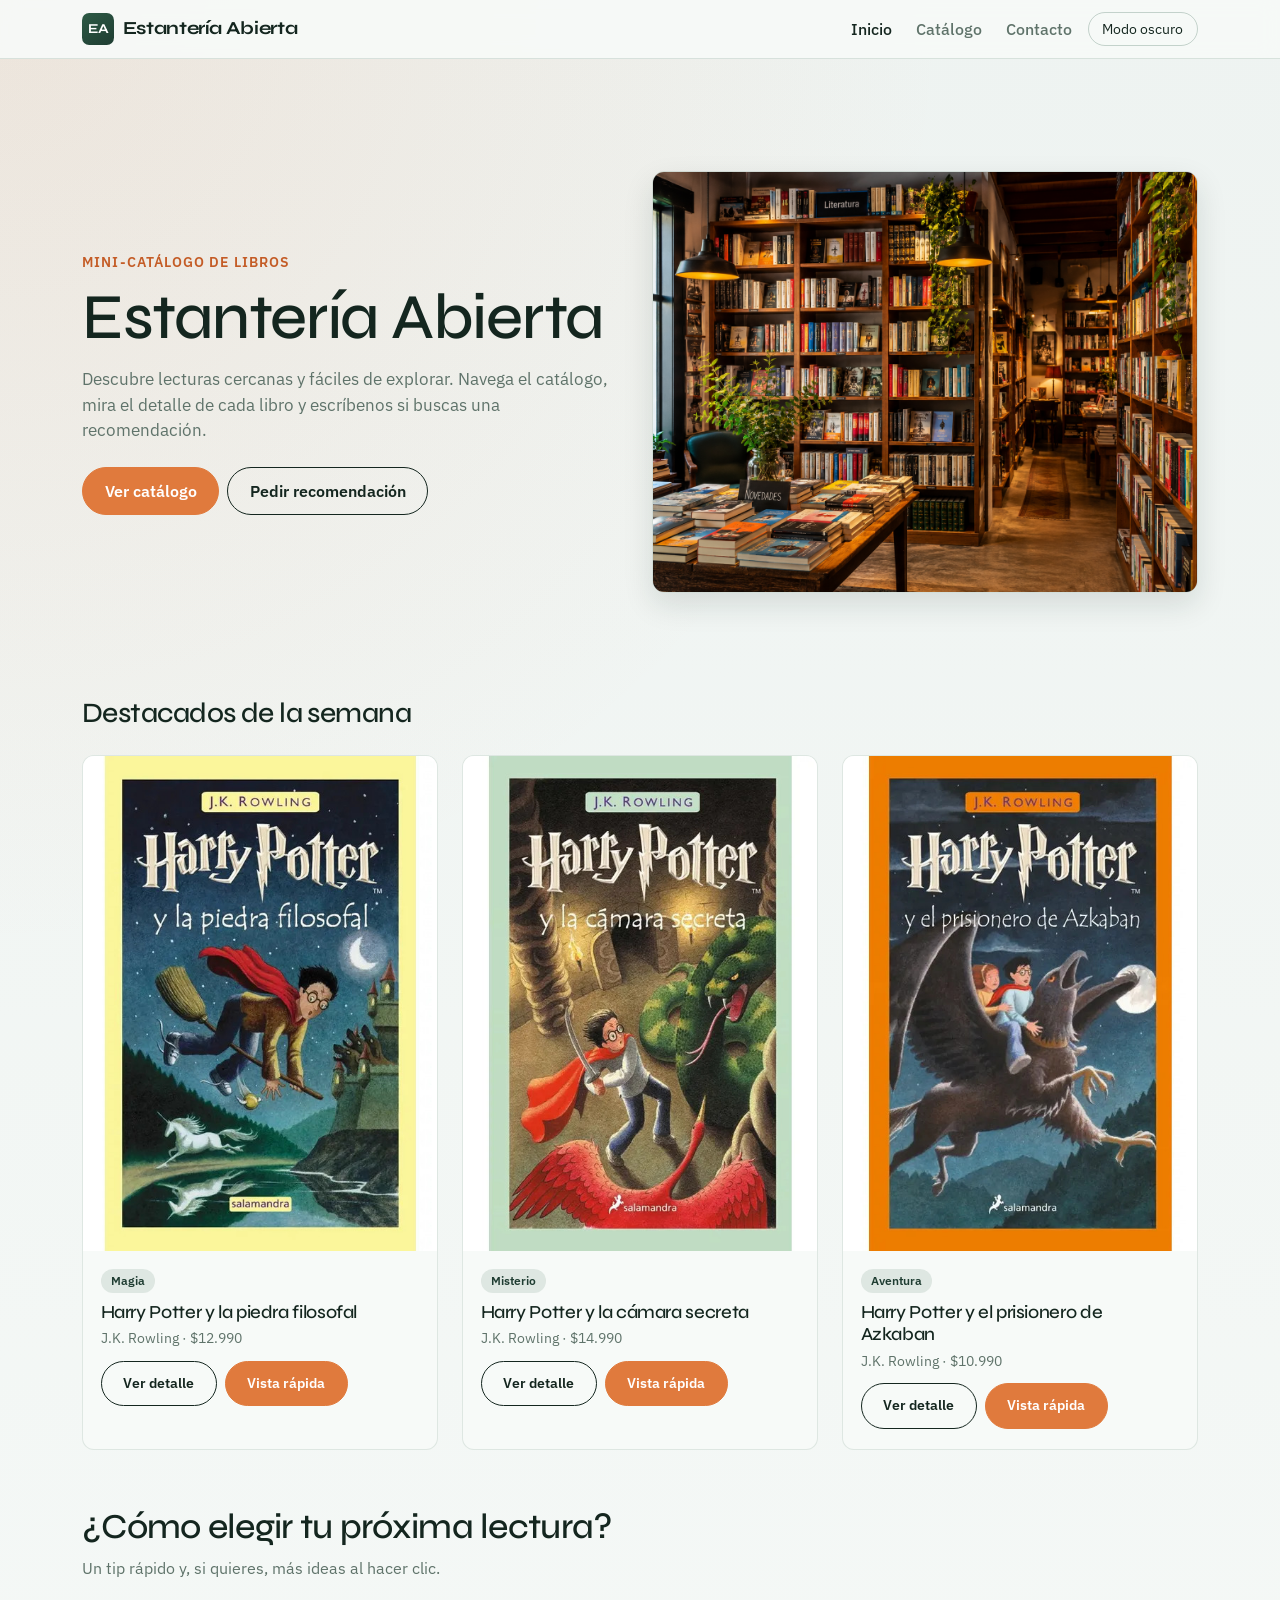
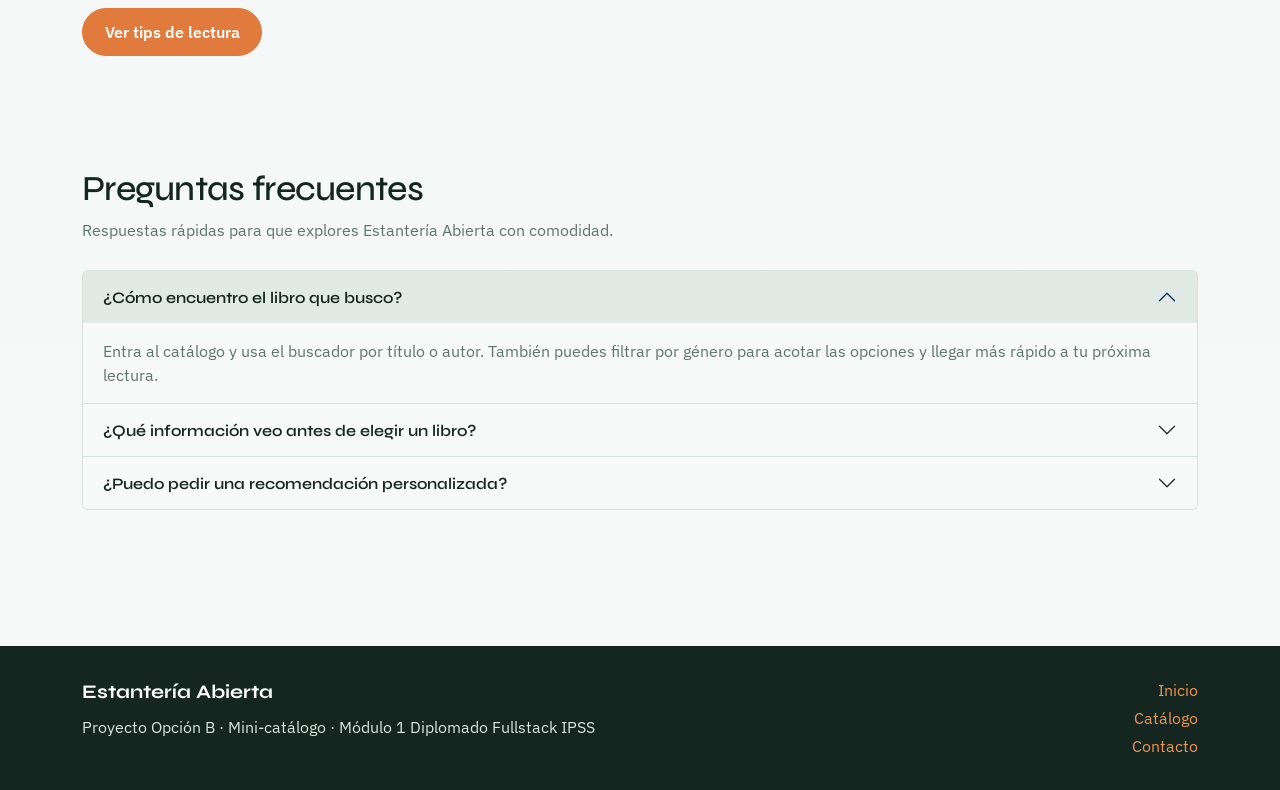
<file: index.html>
<!DOCTYPE html>
<html lang="es">
<head>
  <meta charset="UTF-8">
  <meta name="viewport" content="width=device-width, initial-scale=1.0">
  <title>Catálogo · Estantería Abierta</title>
  <meta name="description" content="Catálogo de libros para el proyecto del diplomado.">

  <link rel="preconnect" href="https://fonts.googleapis.com">
  <link rel="preconnect" href="https://fonts.gstatic.com" crossorigin>
  <link href="https://fonts.googleapis.com/css2?family=IBM+Plex+Sans:wght@400;500;600;700&family=Syne:wght@600;700;800&display=swap" rel="stylesheet">

  <link href="https://cdn.jsdelivr.net/npm/bootstrap@5.3.3/dist/css/bootstrap.min.css" rel="stylesheet" integrity="sha384-QWTKZyjpPEjISv5WaRU9OFeRpok6YctnYmDr5pNlyT2bRjXh0JMhjY6hW+ALEwIH" crossorigin="anonymous">
  <link rel="stylesheet" href="css/custom.css">
</head>
<body>
  <header class="site-header">
    <nav class="navbar navbar-expand-lg" aria-label="Navegación principal">
      <div class="container">
        <a class="navbar-brand" href="index.html">
          <span class="brand-mark" aria-hidden="true">EA</span>
          <span class="brand-name">Estantería Abierta</span>
        </a>

        <button class="navbar-toggler" type="button" data-bs-toggle="collapse" data-bs-target="#menuPrincipal" aria-controls="menuPrincipal" aria-expanded="false" aria-label="Abrir menú">
          <span class="navbar-toggler-icon"></span>
        </button>

        <div class="collapse navbar-collapse" id="menuPrincipal">
          <ul class="navbar-nav ms-auto mb-2 mb-lg-0 align-items-lg-center gap-lg-2">
            <li class="nav-item"><a class="nav-link active" href="index.html">Inicio</a></li>
            <li class="nav-item"><a class="nav-link" aria-current="page" href="listado.html">Catálogo</a></li>
            <!--<li class="nav-item"><a class="nav-link" href="detalle.html?id=1">Detalle</a></li>-->
            <li class="nav-item"><a class="nav-link" href="contacto.html">Contacto</a></li>
            <li class="nav-item">
              <button id="btn-tema" class="btn btn-theme" type="button" aria-pressed="false">Modo oscuro</button>
            </li>
          </ul>
        </div>
      </div>
    </nav>
  </header>

  <main class="py-5">
    <section class="hero">
      <div class="container">
        <div class="row align-items-center g-4">
          <div class="col-lg-6">
            <div class="hero-copy">
              <span class="hero-kicker">Mini-catálogo de libros</span>
              <h1 class="display-heading">Estantería Abierta</h1>
              <p>
                Descubre lecturas cercanas y fáciles de explorar.
                Navega el catálogo, mira el detalle de cada libro y escríbenos si buscas una recomendación.
              </p>
              <div class="d-flex flex-wrap gap-2">
                <a class="btn btn-accent" href="listado.html">Ver catálogo</a>
                <a class="btn btn-outline-ink" href="contacto.html">Pedir recomendación</a>
              </div>
            </div>
          </div>
          <div class="col-lg-6">
            <figure class="hero-visual mb-0">
              <img src="img/hero-libros.jpg" alt="Ilustración de una estantería con libros de distintos colores" width="1200" height="800">
            </figure>
          </div>
        </div>
      </div>
    </section>

    <section class="section" aria-labelledby="destacados-titulo">
      <div class="container">
        <h2 class="h3 mb-4">Destacados de la semana</h2>
        <div class="row g-4" id="grilla-libros">
          <div class="col-sm-6 col-lg-4" data-libro-card data-titulo="Harry Potter y la piedra filosofal" data-autor="J.K. Rowling" data-genero="Magia">
            <article class="card book-card">
              <img class="card-img-top" src="img/hp-la-piedra-filosofal.jpg" alt="Libro la piedra filosofal" width="400" height="560">
              <div class="card-body">
                <span class="genre-badge">Magia</span>
                <h2 class="card-title h5 mt-2">Harry Potter y la piedra filosofal</h2>
                <p class="book-meta">J.K. Rowling · $12.990</p>
                <div class="d-flex flex-wrap gap-2">
                  <a class="btn btn-sm btn-outline-ink" href="detalle.html?id=1">Ver detalle</a>
                  <button class="btn btn-sm btn-accent" type="button" data-bs-toggle="modal" data-bs-target="#modalVistaRapida1">Vista rápida</button>
                </div>
              </div>
            </article>
          </div>

          <div class="col-sm-6 col-lg-4" data-libro-card data-titulo="Harry Potter y la cámara secreta" data-autor="J.K. Rowling" data-genero="Misterio">
            <article class="card book-card">
              <img class="card-img-top" src="img/hp-la-camara-secreta.jpg" alt="Tapa del libro la cámara secreta" width="400" height="560">
              <div class="card-body">
                <span class="genre-badge">Misterio</span>
                <h2 class="card-title h5 mt-2">Harry Potter y la cámara secreta</h2>
                <p class="book-meta">J.K. Rowling · $14.990</p>
                <div class="d-flex flex-wrap gap-2">
                  <a class="btn btn-sm btn-outline-ink" href="detalle.html?id=2">Ver detalle</a>
                  <button class="btn btn-sm btn-accent" type="button" data-bs-toggle="modal" data-bs-target="#modalVistaRapida2">Vista rápida</button>
                </div>
              </div>
            </article>
          </div>

          <div class="col-sm-6 col-lg-4" data-libro-card data-titulo="Harry Potter y el prisionero de Azkaban" data-autor="J.K. Rowling" data-genero="Aventura">
            <article class="card book-card">
              <img class="card-img-top" src="img/hp-el-prisionero-de-azkaban.jpg" alt="Tercer tomo de harry potter" width="400" height="560">
              <div class="card-body">
                <span class="genre-badge">Aventura</span>
                <h2 class="card-title h5 mt-2">Harry Potter y el prisionero de Azkaban</h2>
                <p class="book-meta">J.K. Rowling · $10.990</p>
                <div class="d-flex flex-wrap gap-2">
                  <a class="btn btn-sm btn-outline-ink" href="detalle.html?id=3">Ver detalle</a>
                  <button class="btn btn-sm btn-accent" type="button" data-bs-toggle="modal" data-bs-target="#modalVistaRapida3">Vista rápida</button>
                </div>
              </div>
            </article>
          </div>
        </div>
      </div>
    </section>
    <section class="section pt-0" aria-labelledby="tips-titulo">
      <div class="container">
        <h2 id="tips-titulo" class="section-title">¿Cómo elegir tu próxima lectura?</h2>
        <p class="section-lead">Un tip rápido y, si quieres, más ideas al hacer clic.</p>
        <button id="btn-extra-info" class="btn btn-accent" type="button" aria-expanded="false" aria-controls="extra-info">
          Ver tips de lectura
        </button>
        <aside id="extra-info" class="extra-info" aria-live="polite">
          <h3 class="h5">Tips para no perderte en el catálogo</h3>
          <ul class="mb-0">
            <li>Filtra por género si ya sabes el mood (misterio, viajes, tecnología).</li>
            <li>Lee la sinopsis completa en la página de detalle antes de decidir.</li>
            <li>Si dudas entre dos libros, escríbenos por el formulario de contacto.</li>
          </ul>
        </aside>
      </div>
    </section>

    <section class="section" aria-labelledby="faq-titulo">
      <div class="container">
        <h2 id="faq-titulo" class="section-title">Preguntas frecuentes</h2>
        <p class="section-lead">Respuestas rápidas para que explores Estantería Abierta con comodidad.</p>

        <div class="accordion" id="faqAccordion">
          <div class="accordion-item">
            <h3 class="accordion-header" id="faq1-h">
              <button class="accordion-button" type="button" data-bs-toggle="collapse" data-bs-target="#faq1" aria-expanded="true" aria-controls="faq1">
                ¿Cómo encuentro el libro que busco?
              </button>
            </h3>
            <div id="faq1" class="accordion-collapse collapse show" aria-labelledby="faq1-h" data-bs-parent="#faqAccordion">
              <div class="accordion-body">
                Entra al catálogo y usa el buscador por título o autor. También puedes filtrar por género para acotar las opciones y llegar más rápido a tu próxima lectura.
              </div>
            </div>
          </div>

          <div class="accordion-item">
            <h3 class="accordion-header" id="faq2-h">
              <button class="accordion-button collapsed" type="button" data-bs-toggle="collapse" data-bs-target="#faq2" aria-expanded="false" aria-controls="faq2">
                ¿Qué información veo antes de elegir un libro?
              </button>
            </h3>
            <div id="faq2" class="accordion-collapse collapse" aria-labelledby="faq2-h" data-bs-parent="#faqAccordion">
              <div class="accordion-body">
                Puedes abrir la vista rápida o el detalle completo. Ahí verás portada, género, precio y sinopsis, para decidir con tranquilidad sin salir del sitio.
              </div>
            </div>
          </div>

          <div class="accordion-item">
            <h3 class="accordion-header" id="faq3-h">
              <button class="accordion-button collapsed" type="button" data-bs-toggle="collapse" data-bs-target="#faq3" aria-expanded="false" aria-controls="faq3">
                ¿Puedo pedir una recomendación personalizada?
              </button>
            </h3>
            <div id="faq3" class="accordion-collapse collapse" aria-labelledby="faq3-h" data-bs-parent="#faqAccordion">
              <div class="accordion-body">
                Sí. Usa el formulario de Contacto y cuéntanos qué te gusta leer. Te orientamos con una sugerencia acorde a tus gustos. Además, puedes activar el modo oscuro para una lectura más cómoda en pantalla.
              </div>
            </div>
          </div>
        </div>
      </div>
    </section>
  </main>

  <!-- Modal 1: La piedra filosofal -->
  <div class="modal fade" id="modalVistaRapida1" tabindex="-1" aria-labelledby="modal-titulo-1" aria-hidden="true">
    <div class="modal-dialog modal-dialog-centered">
      <div class="modal-content">
        <div class="modal-header">
          <h2 class="modal-title h5" id="modal-titulo-1">Harry Potter y la piedra filosofal</h2>
          <button type="button" class="btn-close" data-bs-dismiss="modal" aria-label="Cerrar"></button>
        </div>
        <div class="modal-body">
          <img class="mb-3 rounded" src="img/hp-la-piedra-filosofal.jpg" alt="Portada de Harry Potter y la piedra filosofal" width="400" height="560">
          <p class="book-meta mb-2">J.K. Rowling · Magia</p>
          <p>Un niño descubre en su undécimo cumpleaños que es mago y viaja a Hogwarts para comenzar su formación.</p>
          <p class="detail-price mb-0">$12.990</p>
        </div>
        <div class="modal-footer">
          <button type="button" class="btn btn-outline-ink" data-bs-dismiss="modal">Cerrar</button>
          <a class="btn btn-accent" href="detalle.html?id=1">Ver ficha completa</a>
        </div>
      </div>
    </div>
  </div>

  <!-- Modal 2: La cámara secreta -->
  <div class="modal fade" id="modalVistaRapida2" tabindex="-1" aria-labelledby="modal-titulo-2" aria-hidden="true">
    <div class="modal-dialog modal-dialog-centered">
      <div class="modal-content">
        <div class="modal-header">
          <h2 class="modal-title h5" id="modal-titulo-2">Harry Potter y la cámara secreta</h2>
          <button type="button" class="btn-close" data-bs-dismiss="modal" aria-label="Cerrar"></button>
        </div>
        <div class="modal-body">
          <img class="mb-3 rounded" src="img/hp-la-camara-secreta.jpg" alt="Portada de Harry Potter y la cámara secreta" width="400" height="560">
          <p class="book-meta mb-2">J.K. Rowling · Misterio</p>
          <p>En su segundo año, el protagonista investiga una serie de ataques misteriosos dentro del colegio.</p>
          <p class="detail-price mb-0">$14.990</p>
        </div>
        <div class="modal-footer">
          <button type="button" class="btn btn-outline-ink" data-bs-dismiss="modal">Cerrar</button>
          <a class="btn btn-accent" href="detalle.html?id=2">Ver ficha completa</a>
        </div>
      </div>
    </div>
  </div>

  <!-- Modal 3: El prisionero de Azkaban -->
  <div class="modal fade" id="modalVistaRapida3" tabindex="-1" aria-labelledby="modal-titulo-3" aria-hidden="true">
    <div class="modal-dialog modal-dialog-centered">
      <div class="modal-content">
        <div class="modal-header">
          <h2 class="modal-title h5" id="modal-titulo-3">Harry Potter y el prisionero de Azkaban</h2>
          <button type="button" class="btn-close" data-bs-dismiss="modal" aria-label="Cerrar"></button>
        </div>
        <div class="modal-body">
          <img class="mb-3 rounded" src="img/hp-el-prisionero-de-azkaban.jpg" alt="Portada de Harry Potter y el prisionero de Azkaban" width="400" height="560">
          <p class="book-meta mb-2">J.K. Rowling · Aventura</p>
          <p>Un peligroso fugitivo anda suelto y el protagonista deberá enfrentar secretos de su propio pasado familiar.</p>
          <p class="detail-price mb-0">$10.990</p>
        </div>
        <div class="modal-footer">
          <button type="button" class="btn btn-outline-ink" data-bs-dismiss="modal">Cerrar</button>
          <a class="btn btn-accent" href="detalle.html?id=3">Ver ficha completa</a>
        </div>
      </div>
    </div>
  </div>

  <footer class="site-footer">
    <div class="container">
      <div class="row g-3">
        <div class="col-md-6">
          <p class="footer-brand">Estantería Abierta</p>
          <p class="mb-0">Proyecto Opción B · Mini-catálogo · Módulo 1 Diplomado Fullstack IPSS</p>
        </div>
        <div class="col-md-6 text-md-end">
          <p class="mb-1"><a href="index.html">Inicio</a></p>
          <p class="mb-1"><a href="listado.html">Catálogo</a></p>
          <p class="mb-0"><a href="contacto.html">Contacto</a></p>
        </div>
      </div>
    </div>
  </footer>

  <script src="https://cdn.jsdelivr.net/npm/bootstrap@5.3.3/dist/js/bootstrap.bundle.min.js"></script>
  <script src="js/main.js"></script>
</body>
</html>
</file>
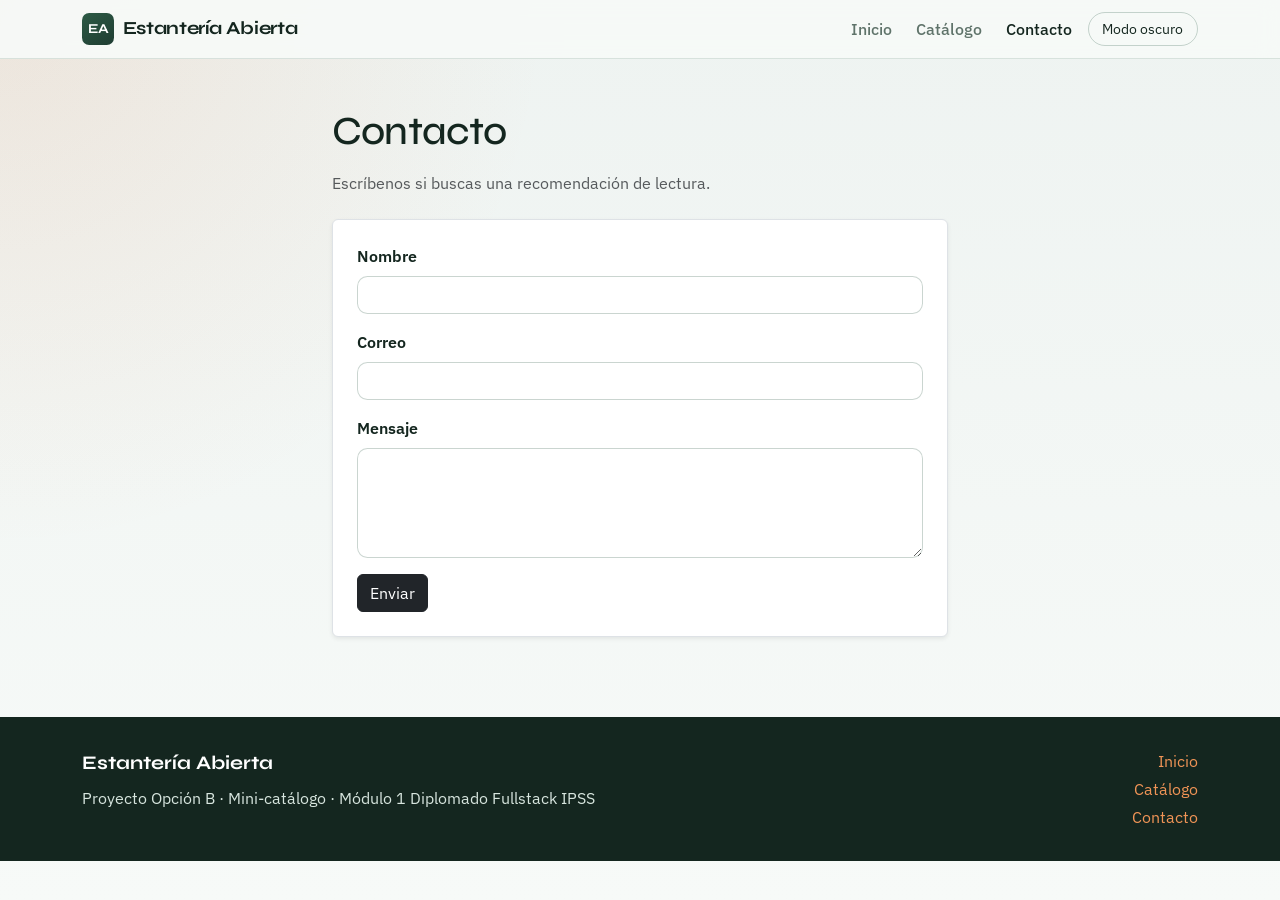
<file: contacto.html>
<!DOCTYPE html>
<html lang="es">
<head>
  <meta charset="UTF-8">
  <meta name="viewport" content="width=device-width, initial-scale=1.0">
  <title>Catálogo · Estantería Abierta</title>
  <meta name="description" content="Catálogo de libros para el proyecto del diplomado.">

  <link rel="preconnect" href="https://fonts.googleapis.com">
  <link rel="preconnect" href="https://fonts.gstatic.com" crossorigin>
  <link href="https://fonts.googleapis.com/css2?family=IBM+Plex+Sans:wght@400;500;600;700&family=Syne:wght@600;700;800&display=swap" rel="stylesheet">

  <link href="https://cdn.jsdelivr.net/npm/bootstrap@5.3.3/dist/css/bootstrap.min.css" rel="stylesheet" integrity="sha384-QWTKZyjpPEjISv5WaRU9OFeRpok6YctnYmDr5pNlyT2bRjXh0JMhjY6hW+ALEwIH" crossorigin="anonymous">
  <link rel="stylesheet" href="css/custom.css">
</head>
<body>
  <header class="site-header">
    <nav class="navbar navbar-expand-lg" aria-label="Navegación principal">
      <div class="container">
        <a class="navbar-brand" href="index.html">
          <span class="brand-mark" aria-hidden="true">EA</span>
          <span class="brand-name">Estantería Abierta</span>
        </a>

        <button class="navbar-toggler" type="button" data-bs-toggle="collapse" data-bs-target="#menuPrincipal" aria-controls="menuPrincipal" aria-expanded="false" aria-label="Abrir menú">
          <span class="navbar-toggler-icon"></span>
        </button>

        <div class="collapse navbar-collapse" id="menuPrincipal">
          <ul class="navbar-nav ms-auto mb-2 mb-lg-0 align-items-lg-center gap-lg-2">
            <li class="nav-item"><a class="nav-link" href="index.html">Inicio</a></li>
            <li class="nav-item"><a class="nav-link" aria-current="page" href="listado.html">Catálogo</a></li>
            <!--<li class="nav-item"><a class="nav-link" href="detalle.html?id=1">Detalle</a></li>-->
            <li class="nav-item"><a class="nav-link active" href="contacto.html">Contacto</a></li>
            <li class="nav-item">
              <button id="btn-tema" class="btn btn-theme" type="button" aria-pressed="false">Modo oscuro</button>
            </li>
          </ul>
        </div>
      </div>
    </nav>
  </header>

  <main class="py-5">
    <div class="container col-md-6">
      <h1 class="mb-3">Contacto</h1>
      <p class="text-muted mb-4">Escríbenos si buscas una recomendación de lectura.</p>

      <form class="p-4 border rounded bg-white shadow-sm">
        <div class="mb-3">
          <label for="nombreUsuario" class="form-label">Nombre</label>
          <input type="text" id="nombreUsuario" class="form-control" required>
        </div>
        <div class="mb-3">
          <label for="correoUsuario" class="form-label">Correo</label>
          <input type="email" id="correoUsuario" class="form-control" required>
        </div>
        <div class="mb-3">
          <label for="mensajeUsuario" class="form-label">Mensaje</label>
          <textarea id="mensajeUsuario" class="form-control" rows="4" required></textarea>
        </div>
        <button type="submit" class="btn btn-dark">Enviar</button>
      </form>
    </div>
  </main>

  <footer class="site-footer">
    <div class="container">
      <div class="row g-3">
        <div class="col-md-6">
          <p class="footer-brand">Estantería Abierta</p>
          <p class="mb-0">Proyecto Opción B · Mini-catálogo · Módulo 1 Diplomado Fullstack IPSS</p>
        </div>
        <div class="col-md-6 text-md-end">
          <p class="mb-1"><a href="index.html">Inicio</a></p>
          <p class="mb-1"><a href="listado.html">Catálogo</a></p>
          <p class="mb-0"><a href="contacto.html">Contacto</a></p>
        </div>
      </div>
    </div>
  </footer>

  <script src="https://cdn.jsdelivr.net/npm/bootstrap@5.3.3/dist/js/bootstrap.bundle.min.js"></script>
  <script src="js/main.js"></script>
</body>
</html>
</file>
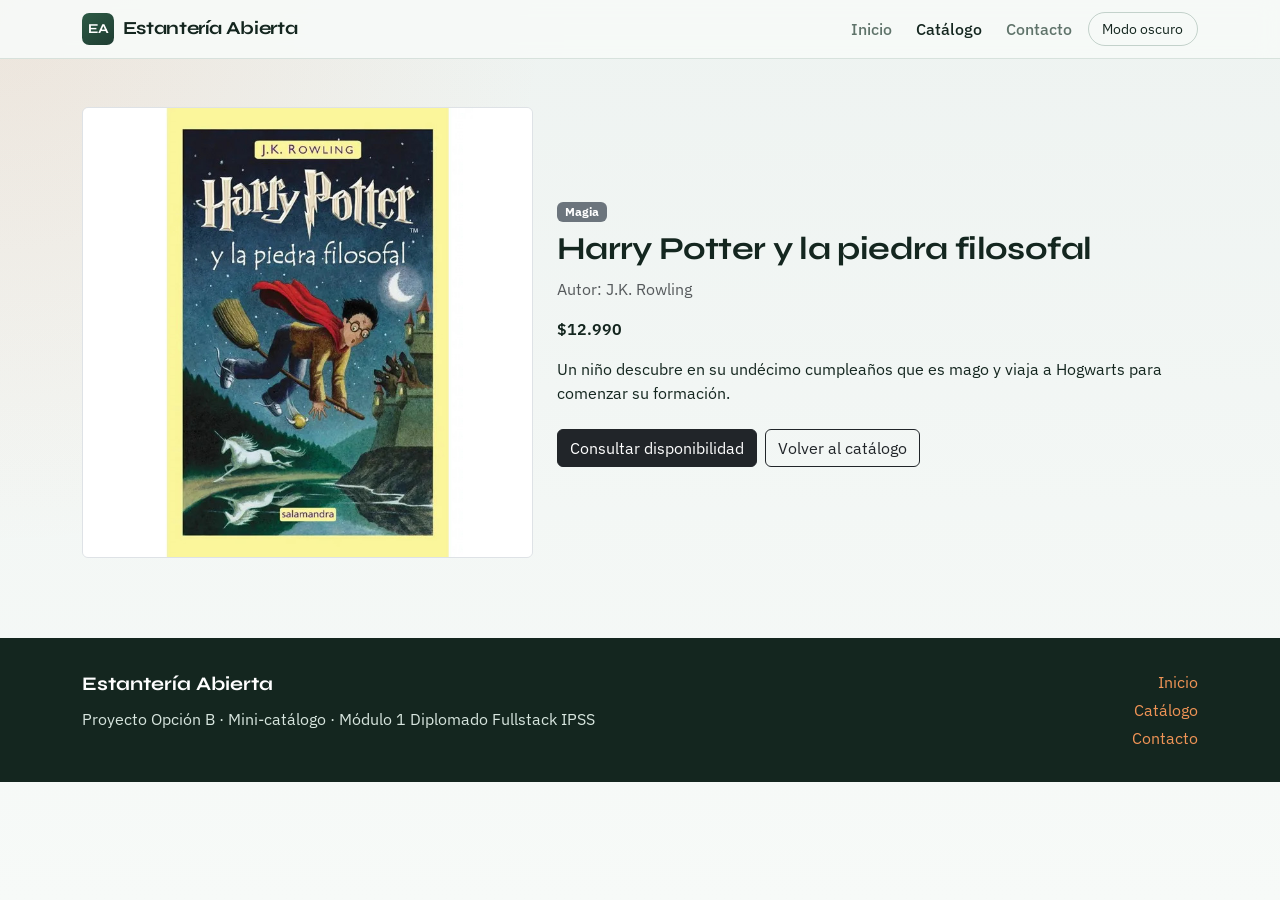
<file: detalle.html>
<!DOCTYPE html>
<html lang="es">
<head>
  <meta charset="UTF-8">
  <meta name="viewport" content="width=device-width, initial-scale=1.0">
  <title>Catálogo · Estantería Abierta</title>
  <meta name="description" content="Catálogo de libros para el proyecto del diplomado.">

  <link rel="preconnect" href="https://fonts.googleapis.com">
  <link rel="preconnect" href="https://fonts.gstatic.com" crossorigin>
  <link href="https://fonts.googleapis.com/css2?family=IBM+Plex+Sans:wght@400;500;600;700&family=Syne:wght@600;700;800&display=swap" rel="stylesheet">

  <link href="https://cdn.jsdelivr.net/npm/bootstrap@5.3.3/dist/css/bootstrap.min.css" rel="stylesheet" integrity="sha384-QWTKZyjpPEjISv5WaRU9OFeRpok6YctnYmDr5pNlyT2bRjXh0JMhjY6hW+ALEwIH" crossorigin="anonymous">
  <link rel="stylesheet" href="css/custom.css">
</head>
<body>
  <header class="site-header">
    <nav class="navbar navbar-expand-lg" aria-label="Navegación principal">
      <div class="container">
        <a class="navbar-brand" href="index.html">
          <span class="brand-mark" aria-hidden="true">EA</span>
          <span class="brand-name">Estantería Abierta</span>
        </a>

        <button class="navbar-toggler" type="button" data-bs-toggle="collapse" data-bs-target="#menuPrincipal" aria-controls="menuPrincipal" aria-expanded="false" aria-label="Abrir menú">
          <span class="navbar-toggler-icon"></span>
        </button>

        <div class="collapse navbar-collapse" id="menuPrincipal">
          <ul class="navbar-nav ms-auto mb-2 mb-lg-0 align-items-lg-center gap-lg-2">
            <li class="nav-item"><a class="nav-link" href="index.html">Inicio</a></li>
            <li class="nav-item"><a class="nav-link active" aria-current="page" href="listado.html">Catálogo</a></li>
            <!--<li class="nav-item"><a class="nav-link" href="detalle.html?id=1">Detalle</a></li>-->
            <li class="nav-item"><a class="nav-link" href="contacto.html">Contacto</a></li>
            <li class="nav-item">
              <button id="btn-tema" class="btn btn-theme" type="button" aria-pressed="false">Modo oscuro</button>
            </li>
          </ul>
        </div>
      </div>
    </nav>
  </header>

  <main class="py-5">
    <div class="container">
      <div id="detalle-libro"></div>
    </div>
  </main>

  <footer class="site-footer">
    <div class="container">
      <div class="row g-3">
        <div class="col-md-6">
          <p class="footer-brand">Estantería Abierta</p>
          <p class="mb-0">Proyecto Opción B · Mini-catálogo · Módulo 1 Diplomado Fullstack IPSS</p>
        </div>
        <div class="col-md-6 text-md-end">
          <p class="mb-1"><a href="index.html">Inicio</a></p>
          <p class="mb-1"><a href="listado.html">Catálogo</a></p>
          <p class="mb-0"><a href="contacto.html">Contacto</a></p>
        </div>
      </div>
    </div>
  </footer>

  <script src="https://cdn.jsdelivr.net/npm/bootstrap@5.3.3/dist/js/bootstrap.bundle.min.js"></script>
  <script src="js/main.js"></script>
</body>
</html>
</file>
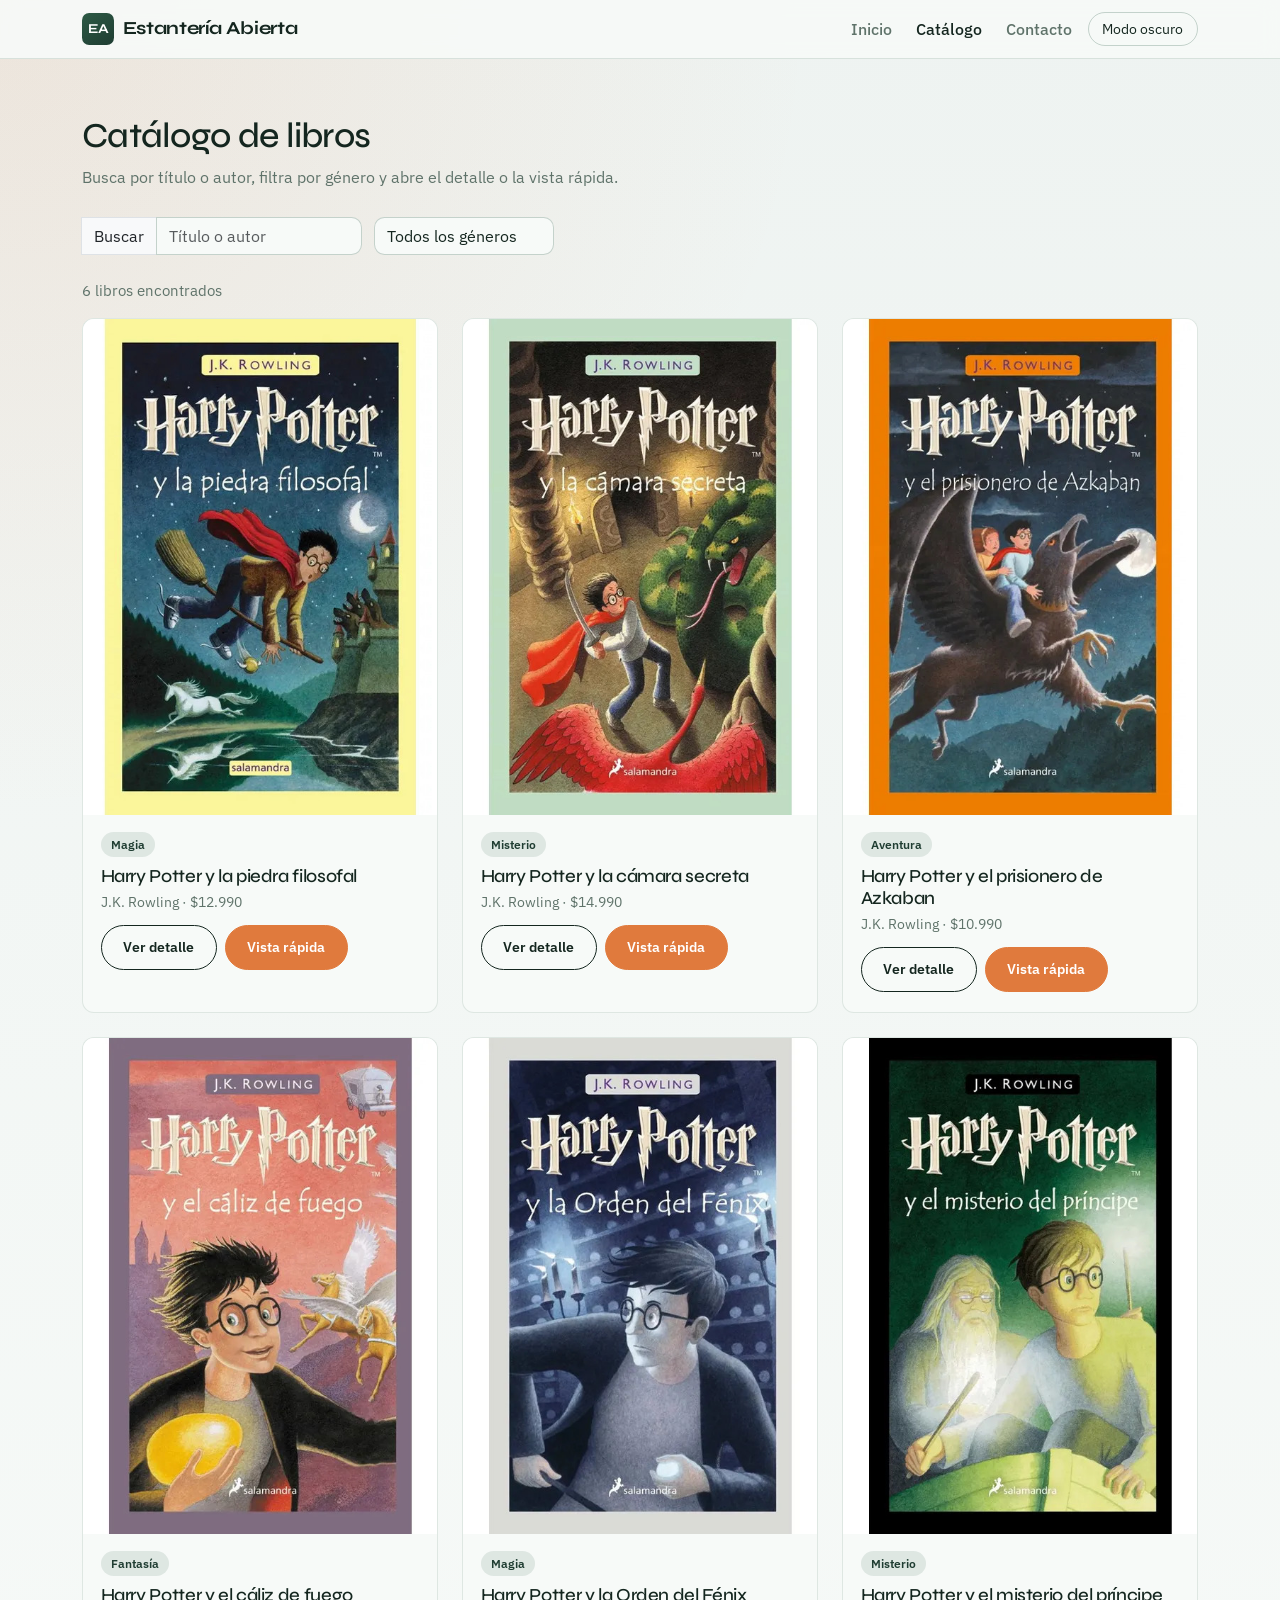
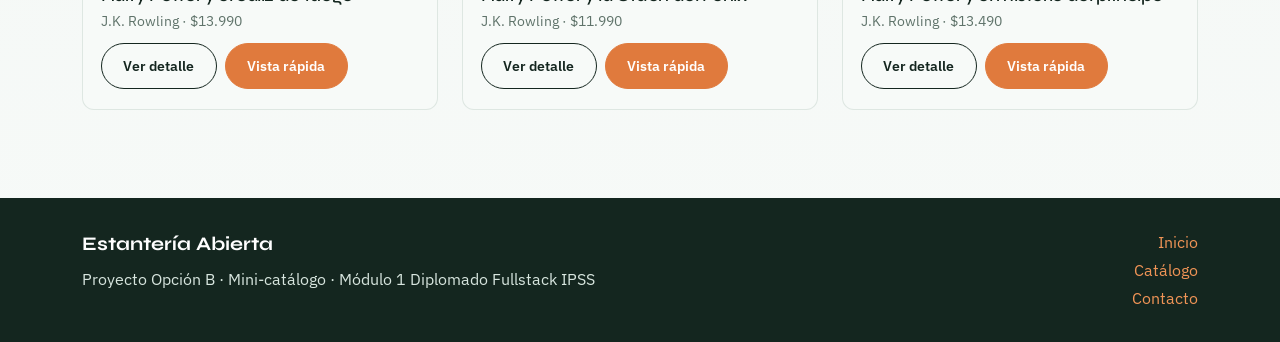
<file: listado.html>
<!DOCTYPE html>
<html lang="es">
<head>
  <meta charset="UTF-8">
  <meta name="viewport" content="width=device-width, initial-scale=1.0">
  <title>Catálogo · Estantería Abierta</title>
  <meta name="description" content="Catálogo de libros para el proyecto del diplomado.">

  <link rel="preconnect" href="https://fonts.googleapis.com">
  <link rel="preconnect" href="https://fonts.gstatic.com" crossorigin>
  <link href="https://fonts.googleapis.com/css2?family=IBM+Plex+Sans:wght@400;500;600;700&family=Syne:wght@600;700;800&display=swap" rel="stylesheet">

  <link href="https://cdn.jsdelivr.net/npm/bootstrap@5.3.3/dist/css/bootstrap.min.css" rel="stylesheet" integrity="sha384-QWTKZyjpPEjISv5WaRU9OFeRpok6YctnYmDr5pNlyT2bRjXh0JMhjY6hW+ALEwIH" crossorigin="anonymous">
  <link rel="stylesheet" href="css/custom.css">
</head>
<body>
  <header class="site-header">
    <nav class="navbar navbar-expand-lg" aria-label="Navegación principal">
      <div class="container">
        <a class="navbar-brand" href="index.html">
          <span class="brand-mark" aria-hidden="true">EA</span>
          <span class="brand-name">Estantería Abierta</span>
        </a>

        <button class="navbar-toggler" type="button" data-bs-toggle="collapse" data-bs-target="#menuPrincipal" aria-controls="menuPrincipal" aria-expanded="false" aria-label="Abrir menú">
          <span class="navbar-toggler-icon"></span>
        </button>

        <div class="collapse navbar-collapse" id="menuPrincipal">
          <ul class="navbar-nav ms-auto mb-2 mb-lg-0 align-items-lg-center gap-lg-2">
            <li class="nav-item"><a class="nav-link" href="index.html">Inicio</a></li>
            <li class="nav-item"><a class="nav-link active" aria-current="page" href="listado.html">Catálogo</a></li>
            <li class="nav-item"><a class="nav-link" href="contacto.html">Contacto</a></li>
            <li class="nav-item">
              <button id="btn-tema" class="btn btn-theme" type="button" aria-pressed="false">Modo oscuro</button>
            </li>
          </ul>
        </div>
      </div>
    </nav>
  </header>

  <main class="section">
    <div class="container">
      <h1 class="section-title">Catálogo de libros</h1>
      <p class="section-lead">Busca por título o autor, filtra por género y abre el detalle o la vista rápida.</p>

      <div class="filters-bar">
        <div class="input-group">
          <label class="visually-hidden" for="busqueda-libros">Buscar libros</label>
          <span class="input-group-text">Buscar</span>
          <input type="search" class="form-control" id="busqueda-libros" name="busqueda" placeholder="Título o autor" autocomplete="off">
        </div>

        <div>
          <label class="visually-hidden" for="filtro-genero">Filtrar por género</label>
          <select class="form-select" id="filtro-genero" name="genero">
            <option value="todos">Todos los géneros</option>
            <option value="Magia">Magia</option>
            <option value="Misterio">Misterio</option>
            <option value="Aventura">Aventura</option>
            <option value="Fantasía">Fantasía</option>
          </select>
        </div>
      </div>

      <p id="contador-resultados" class="results-count" aria-live="polite">6 libros encontrados</p>

      <div class="row g-4" id="grilla-libros">
        <div class="col-sm-6 col-lg-4" data-libro-card data-titulo="Harry Potter y la piedra filosofal" data-autor="J.K. Rowling" data-genero="Magia">
          <article class="card book-card">
            <img class="card-img-top" src="img/hp-la-piedra-filosofal.jpg" alt="Libro la piedra filosofal" width="400" height="560">
            <div class="card-body">
              <span class="genre-badge">Magia</span>
              <h2 class="card-title h5 mt-2">Harry Potter y la piedra filosofal</h2>
              <p class="book-meta">J.K. Rowling · $12.990</p>
              <div class="d-flex flex-wrap gap-2">
                <a class="btn btn-sm btn-outline-ink" href="detalle.html?id=1">Ver detalle</a>
                <button class="btn btn-sm btn-accent" type="button" data-bs-toggle="modal" data-bs-target="#modalVistaRapida1">Vista rápida</button>
              </div>
            </div>
          </article>
        </div>

        <div class="col-sm-6 col-lg-4" data-libro-card data-titulo="Harry Potter y la cámara secreta" data-autor="J.K. Rowling" data-genero="Misterio">
          <article class="card book-card">
            <img class="card-img-top" src="img/hp-la-camara-secreta.jpg" alt="Tapa del libro la cámara secreta" width="400" height="560">
            <div class="card-body">
              <span class="genre-badge">Misterio</span>
              <h2 class="card-title h5 mt-2">Harry Potter y la cámara secreta</h2>
              <p class="book-meta">J.K. Rowling · $14.990</p>
              <div class="d-flex flex-wrap gap-2">
                <a class="btn btn-sm btn-outline-ink" href="detalle.html?id=2">Ver detalle</a>
                <button class="btn btn-sm btn-accent" type="button" data-bs-toggle="modal" data-bs-target="#modalVistaRapida2">Vista rápida</button>
              </div>
            </div>
          </article>
        </div>

        <div class="col-sm-6 col-lg-4" data-libro-card data-titulo="Harry Potter y el prisionero de Azkaban" data-autor="J.K. Rowling" data-genero="Aventura">
          <article class="card book-card">
            <img class="card-img-top" src="img/hp-el-prisionero-de-azkaban.jpg" alt="Tercer tomo de harry potter" width="400" height="560">
            <div class="card-body">
              <span class="genre-badge">Aventura</span>
              <h2 class="card-title h5 mt-2">Harry Potter y el prisionero de Azkaban</h2>
              <p class="book-meta">J.K. Rowling · $10.990</p>
              <div class="d-flex flex-wrap gap-2">
                <a class="btn btn-sm btn-outline-ink" href="detalle.html?id=3">Ver detalle</a>
                <button class="btn btn-sm btn-accent" type="button" data-bs-toggle="modal" data-bs-target="#modalVistaRapida3">Vista rápida</button>
              </div>
            </div>
          </article>
        </div>

        <div class="col-sm-6 col-lg-4" data-libro-card data-titulo="Harry Potter y el cáliz de fuego" data-autor="J.K. Rowling" data-genero="Fantasía">
          <article class="card book-card">
            <img class="card-img-top" src="img/hp-el-caliz-de-fuego.jpg" alt="Harry potter cáliz de fuego" width="400" height="560">
            <div class="card-body">
              <span class="genre-badge">Fantasía</span>
              <h2 class="card-title h5 mt-2">Harry Potter y el cáliz de fuego</h2>
              <p class="book-meta">J.K. Rowling · $13.990</p>
              <div class="d-flex flex-wrap gap-2">
                <a class="btn btn-sm btn-outline-ink" href="detalle.html?id=4">Ver detalle</a>
                <button class="btn btn-sm btn-accent" type="button" data-bs-toggle="modal" data-bs-target="#modalVistaRapida4">Vista rápida</button>
              </div>
            </div>
          </article>
        </div>

        <div class="col-sm-6 col-lg-4" data-libro-card data-titulo="Harry Potter y la Orden del Fénix" data-autor="J.K. Rowling" data-genero="Magia">
          <article class="card book-card">
            <img class="card-img-top" src="img/hp-la-orden-del-fenix.jpg" alt="Portada de la orden del fénix" width="400" height="560">
            <div class="card-body">
              <span class="genre-badge">Magia</span>
              <h2 class="card-title h5 mt-2">Harry Potter y la Orden del Fénix</h2>
              <p class="book-meta">J.K. Rowling · $11.990</p>
              <div class="d-flex flex-wrap gap-2">
                <a class="btn btn-sm btn-outline-ink" href="detalle.html?id=5">Ver detalle</a>
                <button class="btn btn-sm btn-accent" type="button" data-bs-toggle="modal" data-bs-target="#modalVistaRapida5">Vista rápida</button>
              </div>
            </div>
          </article>
        </div>

        <div class="col-sm-6 col-lg-4" data-libro-card data-titulo="Harry Potter y el misterio del príncipe" data-autor="J.K. Rowling" data-genero="Misterio">
          <article class="card book-card">
            <img class="card-img-top" src="img/hp-el-misterio-del-principe.jpg" alt="Libro 6 misterio del príncipe" width="400" height="560">
            <div class="card-body">
              <span class="genre-badge">Misterio</span>
              <h2 class="card-title h5 mt-2">Harry Potter y el misterio del príncipe</h2>
              <p class="book-meta">J.K. Rowling · $13.490</p>
              <div class="d-flex flex-wrap gap-2">
                <a class="btn btn-sm btn-outline-ink" href="detalle.html?id=6">Ver detalle</a>
                <button class="btn btn-sm btn-accent" type="button" data-bs-toggle="modal" data-bs-target="#modalVistaRapida6">Vista rápida</button>
              </div>
            </div>
          </article>
        </div>
      </div>

      <div id="estado-vacio" class="empty-state mt-3" role="status">
        ¡Ups! No encontramos ningún libro con ese nombre en nuestra biblioteca mágica. Intenta buscar otra palabra.
      </div>
    </div>
  </main>

  <!-- Modal 1: La piedra filosofal -->
  <div class="modal fade" id="modalVistaRapida1" tabindex="-1" aria-labelledby="modal-titulo-1" aria-hidden="true">
    <div class="modal-dialog modal-dialog-centered">
      <div class="modal-content">
        <div class="modal-header">
          <h2 class="modal-title h5" id="modal-titulo-1">Harry Potter y la piedra filosofal</h2>
          <button type="button" class="btn-close" data-bs-dismiss="modal" aria-label="Cerrar"></button>
        </div>
        <div class="modal-body">
          <img class="mb-3 rounded" src="img/hp-la-piedra-filosofal.jpg" alt="Portada de Harry Potter y la piedra filosofal" width="400" height="560">
          <p class="book-meta mb-2">J.K. Rowling · Magia</p>
          <p>Un niño descubre en su undécimo cumpleaños que es mago y viaja a Hogwarts para comenzar su formación.</p>
          <p class="detail-price mb-0">$12.990</p>
        </div>
        <div class="modal-footer">
          <button type="button" class="btn btn-outline-ink" data-bs-dismiss="modal">Cerrar</button>
          <a class="btn btn-accent" href="detalle.html?id=1">Ver ficha completa</a>
        </div>
      </div>
    </div>
  </div>

  <!-- Modal 2: La cámara secreta -->
  <div class="modal fade" id="modalVistaRapida2" tabindex="-1" aria-labelledby="modal-titulo-2" aria-hidden="true">
    <div class="modal-dialog modal-dialog-centered">
      <div class="modal-content">
        <div class="modal-header">
          <h2 class="modal-title h5" id="modal-titulo-2">Harry Potter y la cámara secreta</h2>
          <button type="button" class="btn-close" data-bs-dismiss="modal" aria-label="Cerrar"></button>
        </div>
        <div class="modal-body">
          <img class="mb-3 rounded" src="img/hp-la-camara-secreta.jpg" alt="Portada de Harry Potter y la cámara secreta" width="400" height="560">
          <p class="book-meta mb-2">J.K. Rowling · Misterio</p>
          <p>En su segundo año, el protagonista investiga una serie de ataques misteriosos dentro del colegio.</p>
          <p class="detail-price mb-0">$14.990</p>
        </div>
        <div class="modal-footer">
          <button type="button" class="btn btn-outline-ink" data-bs-dismiss="modal">Cerrar</button>
          <a class="btn btn-accent" href="detalle.html?id=2">Ver ficha completa</a>
        </div>
      </div>
    </div>
  </div>

  <!-- Modal 3: El prisionero de Azkaban -->
  <div class="modal fade" id="modalVistaRapida3" tabindex="-1" aria-labelledby="modal-titulo-3" aria-hidden="true">
    <div class="modal-dialog modal-dialog-centered">
      <div class="modal-content">
        <div class="modal-header">
          <h2 class="modal-title h5" id="modal-titulo-3">Harry Potter y el prisionero de Azkaban</h2>
          <button type="button" class="btn-close" data-bs-dismiss="modal" aria-label="Cerrar"></button>
        </div>
        <div class="modal-body">
          <img class="mb-3 rounded" src="img/hp-el-prisionero-de-azkaban.jpg" alt="Portada de Harry Potter y el prisionero de Azkaban" width="400" height="560">
          <p class="book-meta mb-2">J.K. Rowling · Aventura</p>
          <p>Un peligroso fugitivo anda suelto y el protagonista deberá enfrentar secretos de su propio pasado familiar.</p>
          <p class="detail-price mb-0">$10.990</p>
        </div>
        <div class="modal-footer">
          <button type="button" class="btn btn-outline-ink" data-bs-dismiss="modal">Cerrar</button>
          <a class="btn btn-accent" href="detalle.html?id=3">Ver ficha completa</a>
        </div>
      </div>
    </div>
  </div>

  <!-- Modal 4: El cáliz de fuego -->
  <div class="modal fade" id="modalVistaRapida4" tabindex="-1" aria-labelledby="modal-titulo-4" aria-hidden="true">
    <div class="modal-dialog modal-dialog-centered">
      <div class="modal-content">
        <div class="modal-header">
          <h2 class="modal-title h5" id="modal-titulo-4">Harry Potter y el cáliz de fuego</h2>
          <button type="button" class="btn-close" data-bs-dismiss="modal" aria-label="Cerrar"></button>
        </div>
        <div class="modal-body">
          <img class="mb-3 rounded" src="img/hp-el-caliz-de-fuego.jpg" alt="Portada de Harry Potter y el cáliz de fuego" width="400" height="560">
          <p class="book-meta mb-2">J.K. Rowling · Fantasía</p>
          <p>Un torneo mágico entre escuelas pone al protagonista frente a pruebas cada vez más peligrosas.</p>
          <p class="detail-price mb-0">$13.990</p>
        </div>
        <div class="modal-footer">
          <button type="button" class="btn btn-outline-ink" data-bs-dismiss="modal">Cerrar</button>
          <a class="btn btn-accent" href="detalle.html?id=4">Ver ficha completa</a>
        </div>
      </div>
    </div>
  </div>

  <!-- Modal 5: La Orden del Fénix -->
  <div class="modal fade" id="modalVistaRapida5" tabindex="-1" aria-labelledby="modal-titulo-5" aria-hidden="true">
    <div class="modal-dialog modal-dialog-centered">
      <div class="modal-content">
        <div class="modal-header">
          <h2 class="modal-title h5" id="modal-titulo-5">Harry Potter y la Orden del Fénix</h2>
          <button type="button" class="btn-close" data-bs-dismiss="modal" aria-label="Cerrar"></button>
        </div>
        <div class="modal-body">
          <img class="mb-3 rounded" src="img/hp-la-orden-del-fenix.jpg" alt="Portada de Harry Potter y la Orden del Fénix" width="400" height="560">
          <p class="book-meta mb-2">J.K. Rowling · Magia</p>
          <p>Ante la desconfianza del mundo mágico, el protagonista forma un grupo secreto de estudiantes para prepararse ante una amenaza creciente.</p>
          <p class="detail-price mb-0">$11.990</p>
        </div>
        <div class="modal-footer">
          <button type="button" class="btn btn-outline-ink" data-bs-dismiss="modal">Cerrar</button>
          <a class="btn btn-accent" href="detalle.html?id=5">Ver ficha completa</a>
        </div>
      </div>
    </div>
  </div>

  <!-- Modal 6: El misterio del príncipe -->
  <div class="modal fade" id="modalVistaRapida6" tabindex="-1" aria-labelledby="modal-titulo-6" aria-hidden="true">
    <div class="modal-dialog modal-dialog-centered">
      <div class="modal-content">
        <div class="modal-header">
          <h2 class="modal-title h5" id="modal-titulo-6">Harry Potter y el misterio del príncipe</h2>
          <button type="button" class="btn-close" data-bs-dismiss="modal" aria-label="Cerrar"></button>
        </div>
        <div class="modal-body">
          <img class="mb-3 rounded" src="img/hp-el-misterio-del-principe.jpg" alt="Portada de Harry Potter y el misterio del príncipe" width="400" height="560">
          <p class="book-meta mb-2">J.K. Rowling · Misterio</p>
          <p>El protagonista recibe un libro de texto anotado que esconde secretos sobre el pasado de un enemigo temido.</p>
          <p class="detail-price mb-0">$13.490</p>
        </div>
        <div class="modal-footer">
          <button type="button" class="btn btn-outline-ink" data-bs-dismiss="modal">Cerrar</button>
          <a class="btn btn-accent" href="detalle.html?id=6">Ver ficha completa</a>
        </div>
      </div>
    </div>
  </div>

  <footer class="site-footer">
    <div class="container">
      <div class="row g-3">
        <div class="col-md-6">
          <p class="footer-brand">Estantería Abierta</p>
          <p class="mb-0">Proyecto Opción B · Mini-catálogo · Módulo 1 Diplomado Fullstack IPSS</p>
        </div>
        <div class="col-md-6 text-md-end">
          <p class="mb-1"><a href="index.html">Inicio</a></p>
          <p class="mb-1"><a href="listado.html">Catálogo</a></p>
          <p class="mb-0"><a href="contacto.html">Contacto</a></p>
        </div>
      </div>
    </div>
  </footer>

  <script src="https://cdn.jsdelivr.net/npm/bootstrap@5.3.3/dist/js/bootstrap.bundle.min.js" integrity="sha384-YvpcrYf0tY3lHB60NNkmXc5s9fDVZLESaAA55NDzOxhy9GkcIdslK1eN7N6jIeHz" crossorigin="anonymous"></script>
  <script src="js/main.js"></script>
</body>
</html>
</file>
<file: css/custom.css>
/* =========================================================
   Estantería Abierta — CSS propio (mobile first)
   Se carga DESPUÉS de Bootstrap para personalizar sin reescribirlo
   ========================================================= */

:root {
  --color-ink: #14261f;
  --color-forest: #1f3d32;
  --color-moss: #2d5a45;
  --color-mist: #eef3f1;
  --color-paper: #f7faf8;
  --color-accent: #e07a3d;
  --color-accent-dark: #c45c26;
  --color-muted: #5f736a;
  --font-display: "Syne", sans-serif;
  --font-body: "IBM Plex Sans", sans-serif;
  --radius: 0.75rem;
  --shadow-soft: 0 12px 30px rgba(20, 38, 31, 0.12);
  --header-height: 72px;
}

[data-theme="dark"] {
  --color-ink: #eef3f1;
  --color-forest: #d7e5de;
  --color-moss: #7fb59a;
  --color-mist: #101916;
  --color-paper: #16241e;
  --color-accent: #f09456;
  --color-accent-dark: #e07a3d;
  --color-muted: #a4b7ae;
  --shadow-soft: 0 12px 30px rgba(0, 0, 0, 0.35);
  --data-libro-card:var(--color-paper)
}

/* ----- Base mobile first ----- */
*,
*::before,
*::after {
  box-sizing: border-box;
}

html {
  scroll-behavior: smooth;
}

body {
  margin: 0;
  font-family: var(--font-body);
  color: var(--color-ink);
  background:
    radial-gradient(circle at top left, rgba(224, 122, 61, 0.12), transparent 35%),
    linear-gradient(180deg, var(--color-mist) 0%, var(--color-paper) 100%);
  min-height: 100vh;
}

h1,
h2,
h3,
.brand-name,
.display-heading {
  font-family: var(--font-display);
  letter-spacing: -0.02em;
}

img {
  max-width: 100%;
  height: auto;
  display: block;
}

a {
  color: var(--color-moss);
}

/* ----- Navbar personalizada ----- */
.site-header {
  position: sticky;
  top: 0;
  z-index: 1030;
  background: rgba(247, 250, 248, 0.92);
  backdrop-filter: blur(10px);
  border-bottom: 1px solid rgba(45, 90, 69, 0.15);
}

[data-theme="dark"] .site-header {
  background: rgba(22, 36, 30, 0.92);
}

.navbar-brand {
  display: flex;
  align-items: center;
  gap: 0.55rem;
  font-family: var(--font-display);
  font-weight: 700;
  font-size: 1.15rem;
  color: var(--color-ink) !important;
}

.brand-mark {
  width: 2rem;
  height: 2rem;
  border-radius: 0.45rem;
  background: linear-gradient(145deg, var(--color-moss), var(--color-forest));
  display: inline-grid;
  place-items: center;
  color: #fff;
  font-size: 0.85rem;
}

.nav-link {
  color: var(--color-muted) !important;
  font-weight: 500;
}

.nav-link:hover,
.nav-link.active {
  color: var(--color-ink) !important;
}

.btn-theme {
  border: 1px solid rgba(45, 90, 69, 0.25);
  background: transparent;
  color: var(--color-ink);
  border-radius: 999px;
  padding: 0.35rem 0.85rem;
  font-size: 0.85rem;
}

.btn-theme:hover {
  background: rgba(45, 90, 69, 0.08);
}

/* ----- Botones propios ----- */
.btn-accent {
  background: var(--color-accent);
  border-color: var(--color-accent);
  color: #fff;
  font-weight: 600;
  border-radius: 999px;
  padding: 0.7rem 1.35rem;
}

.btn-accent:hover {
  background: var(--color-accent-dark);
  border-color: var(--color-accent-dark);
  color: #fff;
}

.btn-outline-ink {
  border: 1.5px solid var(--color-ink);
  color: var(--color-ink);
  border-radius: 999px;
  font-weight: 600;
  padding: 0.7rem 1.35rem;
}

.btn-outline-ink:hover {
  background: var(--color-ink);
  color: var(--color-paper);
}

/* ----- Hero ----- */
.hero {
  padding: 2.5rem 0 2rem;
}

.hero-copy {
  max-width: 36rem;
}

.hero-kicker {
  display: inline-block;
  margin-bottom: 0.75rem;
  color: var(--color-accent-dark);
  font-weight: 600;
  font-size: 0.9rem;
  text-transform: uppercase;
  letter-spacing: 0.08em;
}

.hero h1 {
  font-size: clamp(2.2rem, 7vw, 4rem);
  line-height: 1.05;
  margin-bottom: 1rem;
  color: var(--color-ink);
}

.hero p {
  color: var(--color-muted);
  font-size: 1.05rem;
  margin-bottom: 1.5rem;
}

.hero-visual {
  margin-top: 1.75rem;
  border-radius: var(--radius);
  overflow: hidden;
  box-shadow: var(--shadow-soft);
  border: 1px solid rgba(45, 90, 69, 0.15);
}

.hero-visual img {
  width: 100%;
  min-height: 220px;
  object-fit: cover;
}

/* ----- Secciones ----- */
.section {
  padding: 2.5rem 0;
}

.section-title {
  font-size: clamp(1.6rem, 4vw, 2.2rem);
  margin-bottom: 0.5rem;
}

.section-lead {
  color: var(--color-muted);
  max-width: 40rem;
  margin-bottom: 1.75rem;
}

/* ----- Cards de libros ----- */
.book-card {
  height: 100%;
  border: 1px solid rgba(45, 90, 69, 0.12);
  border-radius: var(--radius);
  background: var(--color-paper);
  box-shadow: none;
  overflow: hidden;
  transition: transform 0.2s ease, box-shadow 0.2s ease;
}

.book-card:hover {
  transform: translateY(-4px);
  box-shadow: var(--shadow-soft);
}

.book-card .card-img-top {
  aspect-ratio: 5 / 7;
  object-fit: cover;
  background: var(--color-mist);
}

.book-card .card-body {
  padding: 1rem 1.1rem 1.25rem;
}

.book-card .card-title {
  font-family: var(--font-display);
  font-size: 1.15rem;
  margin-bottom: 0.25rem;
  color: var(--color-ink); /* claro u oscuro según el tema */
}

/* En modo oscuro, títulos y textos de tarjetas/modales en blanco */
[data-theme="dark"] .book-card,
[data-theme="dark"] .book-card .card-title,
[data-theme="dark"] .modal-content,
[data-theme="dark"] .modal-title,
[data-theme="dark"] #detalle-libro h1 {
  color: var(--color-ink);
}

.book-meta {
  color: var(--color-muted);
  font-size: 0.9rem;
  margin-bottom: 0.75rem;
}

.genre-badge {
  display: inline-block;
  background: rgba(45, 90, 69, 0.12);
  color: var(--color-forest);
  border-radius: 999px;
  padding: 0.2rem 0.65rem;
  font-size: 0.75rem;
  font-weight: 600;
}

[data-theme="dark"] .genre-badge {
  background: rgba(127, 181, 154, 0.18);
  color: var(--color-moss);
}

/* ----- Filtros / búsqueda ----- */
.filters-bar {
  display: flex;
  flex-direction: column;
  gap: 0.75rem;
  margin-bottom: 1.5rem;
}

.filters-bar .form-control,
.filters-bar .form-select {
  border-radius: 0.65rem;
  border-color: rgba(45, 90, 69, 0.25);
  background: var(--color-paper);
  color: var(--color-ink);
}

.filters-bar .form-control:focus,
.filters-bar .form-select:focus {
  border-color: var(--color-moss);
  box-shadow: 0 0 0 0.2rem rgba(45, 90, 69, 0.15);
}

.results-count {
  color: var(--color-muted);
  font-size: 0.95rem;
  margin-bottom: 1rem;
}

.book-card.is-hidden {
  display: none;
}

.empty-state {
  display: none;
  text-align: center;
  padding: 2rem 1rem;
  color: var(--color-muted);
  border: 1px dashed rgba(45, 90, 69, 0.3);
  border-radius: var(--radius);
}

.empty-state.is-visible {
  display: block;
}

/* ----- Detalle ----- */
.detail-cover {
  border-radius: var(--radius);
  overflow: hidden;
  box-shadow: var(--shadow-soft);
  border: 1px solid rgba(45, 90, 69, 0.12);
}

.detail-cover img {
  width: 100%;
}

.detail-price {
  font-family: var(--font-display);
  font-size: 1.75rem;
  color: var(--color-accent-dark);
  margin: 0.75rem 0 1.25rem;
}

.synopsis-box {
  background: rgba(45, 90, 69, 0.06);
  border-left: 4px solid var(--color-accent);
  border-radius: 0 var(--radius) var(--radius) 0;
  padding: 1rem 1.15rem;
}

/* ----- Modal personalizado ----- */
.modal-content {
  background: var(--color-paper);
  color: var(--color-ink);
  border: none;
  border-radius: var(--radius);
}

.modal-header,
.modal-footer {
  border-color: rgba(45, 90, 69, 0.12);
}

/* ----- Accordion ----- */
.accordion-item {
  background: var(--color-paper);
  border-color: rgba(45, 90, 69, 0.15);
}

.accordion-button {
  background: var(--color-paper);
  color: var(--color-ink);
  font-family: var(--font-display);
  font-weight: 600;
}

.accordion-button:not(.collapsed) {
  background: rgba(45, 90, 69, 0.1);
  color: var(--color-ink);
  box-shadow: none;
}

.accordion-button:focus {
  box-shadow: 0 0 0 0.2rem rgba(45, 90, 69, 0.15);
}

.accordion-body {
  color: var(--color-muted);
}

/* ----- Contacto ----- */
/* Mantiene el formulario blanco (bg-white) también en modo oscuro */
form.bg-white {
  background-color: #ffffff !important;
  color: #14261f;
}

form.bg-white .form-label {
  font-weight: 600;
  color: #14261f !important; /* labels negros siempre */
}

form.bg-white .form-control,
form.bg-white .form-select {
  border-radius: 0.65rem;
  border-color: rgba(45, 90, 69, 0.25);
  background-color: #ffffff;
  color: #14261f;
}

form.bg-white .form-control:focus {
  border-color: var(--color-moss);
  box-shadow: 0 0 0 0.2rem rgba(45, 90, 69, 0.15);
  background-color: #ffffff;
  color: #14261f;
}

[data-theme="dark"] form.bg-white,
[data-bs-theme="dark"] form.bg-white {
  background-color: #ffffff !important;
  color: #14261f;
}

[data-theme="dark"] form.bg-white .form-label,
[data-bs-theme="dark"] form.bg-white .form-label {
  color: #14261f !important;
}

[data-theme="dark"] form.bg-white .form-control,
[data-bs-theme="dark"] form.bg-white .form-control {
  background-color: #ffffff;
  color: #14261f;
}

.field-feedback {
  min-height: 1.25rem;
  font-size: 0.85rem;
  margin-top: 0.25rem;
}

.field-feedback.is-invalid {
  color: #b42318;
}

.field-feedback.is-valid {
  color: #1f7a4d;
}

.form-success {
  display: none;
  margin-top: 1rem;
  padding: 0.9rem 1rem;
  border-radius: var(--radius);
  background: rgba(45, 90, 69, 0.12);
  color: var(--color-forest);
  font-weight: 600;
}

.form-success.is-visible {
  display: block;
}

/* ----- Extra info toggle (JS) ----- */
.extra-info {
  display: none;
  margin-top: 1rem;
  padding: 1rem;
  border-radius: var(--radius);
  background: rgba(224, 122, 61, 0.1);
  border: 1px solid rgba(224, 122, 61, 0.25);
}

.extra-info.is-visible {
  display: block;
}

/* ----- Footer ----- */
.site-footer {
  margin-top: 2rem;
  padding: 2rem 0;
  background: var(--color-ink);
  color: #d7e5de;
}

[data-theme="dark"] .site-footer {
  background: #0b1410;
}

.site-footer a {
  color: #f09456;
  text-decoration: none;
}

.site-footer a:hover {
  text-decoration: underline;
}

.footer-brand {
  font-family: var(--font-display);
  font-weight: 700;
  font-size: 1.2rem;
  color: #fff;
  margin-bottom: 0.5rem;
}

/* ----- Desktop (? 992px) ----- */
@media (min-width: 992px) {
  .hero {
    padding: 4rem 0 3rem;
  }

  .hero-visual {
    margin-top: 0;
  }

  .hero-visual img {
    min-height: 420px;
  }

  .section {
    padding: 3.5rem 0;
  }

  .filters-bar {
    flex-direction: row;
    align-items: center;
  }

  .filters-bar .input-group,
  .filters-bar .form-select {
    max-width: 280px;
  }
}
</file>
